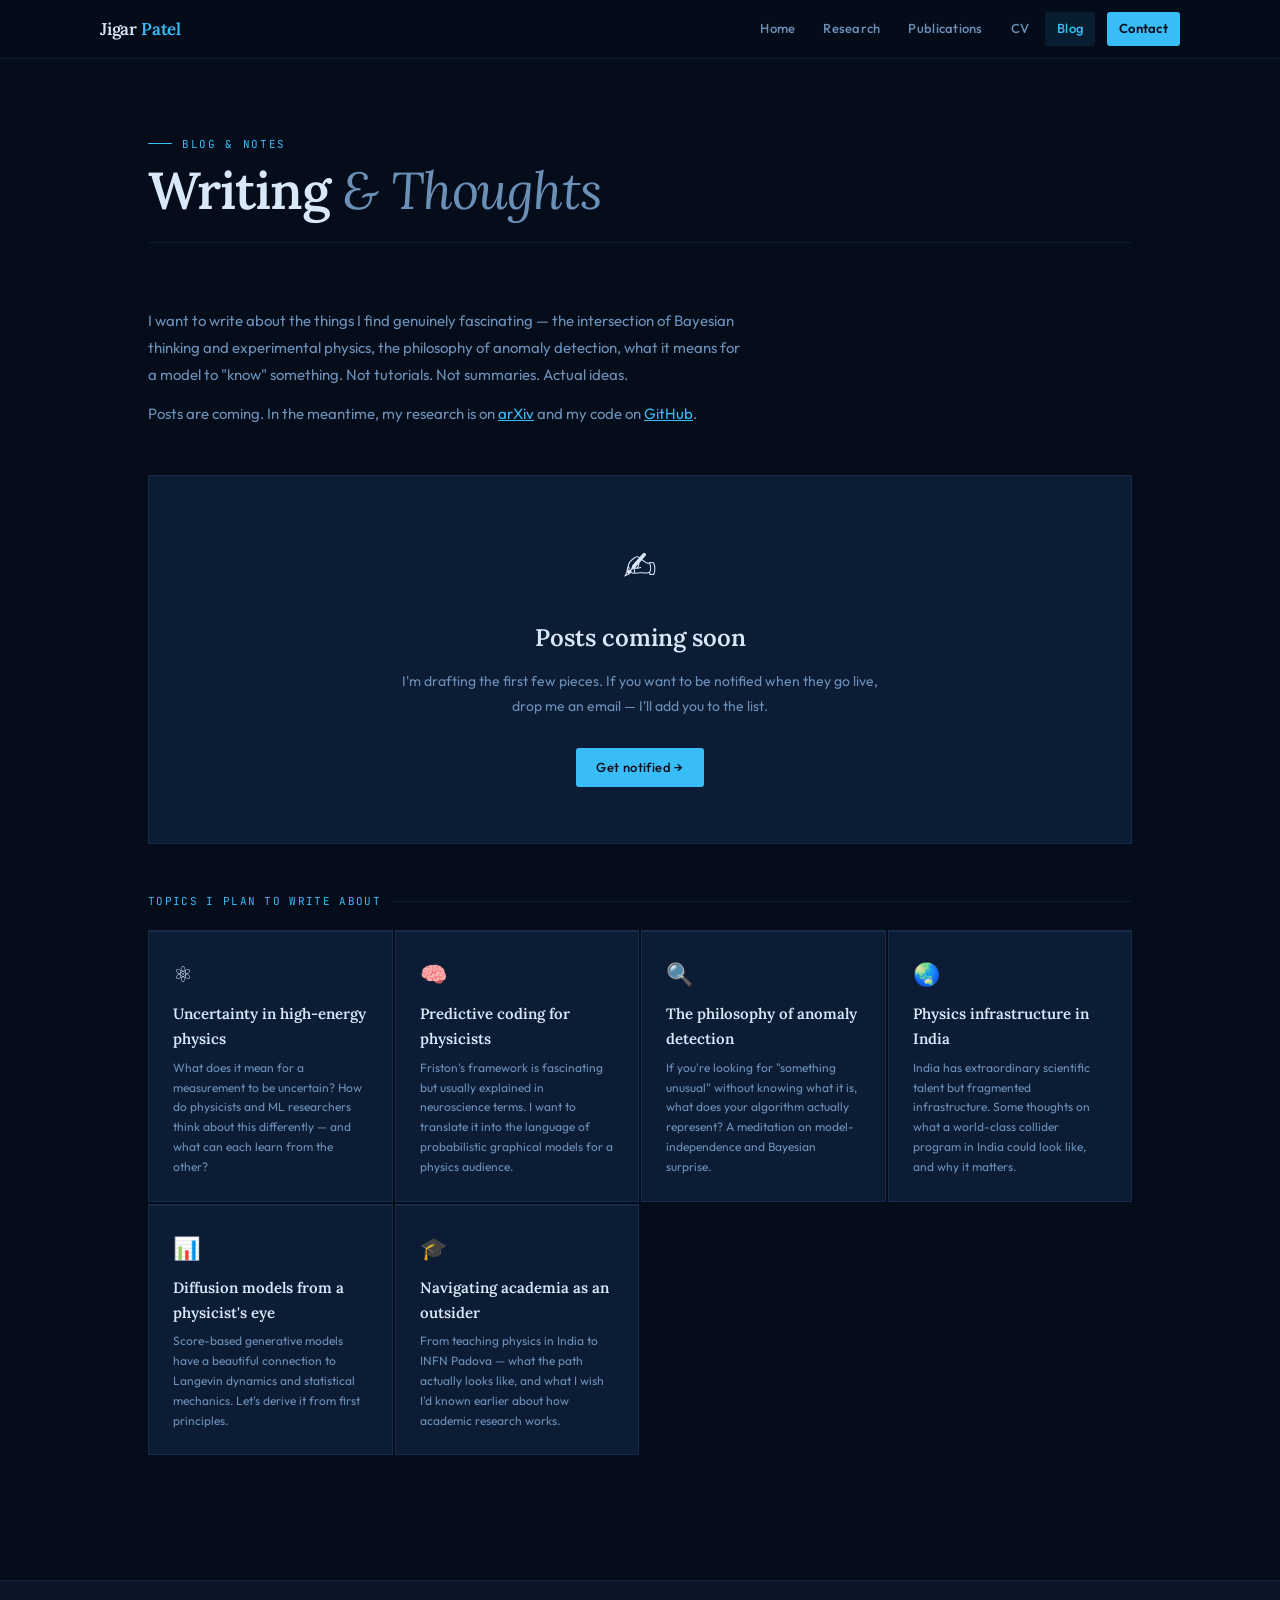
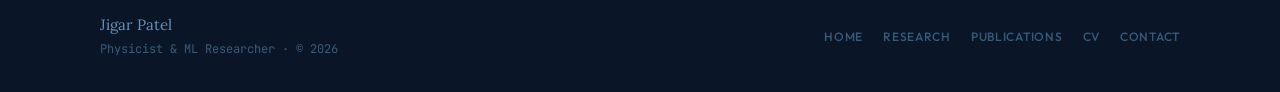
<file: blog.html>
<!DOCTYPE html>
<html lang="en">
<head>
<meta charset="UTF-8">
<meta name="viewport" content="width=device-width,initial-scale=1.0">
<title>Blog — Jigar Patel</title>
<link rel="stylesheet" href="style.css">
<style>
.blog-intro { max-width: 600px; margin-bottom: 48px; }
.blog-intro p { font-size: 15px; color: var(--muted); line-height: 1.8; }

.coming-block {
  background: var(--surface); border: 1px solid var(--border);
  padding: 56px; text-align: center; margin-bottom: 48px;
}
.cb-icon { font-size: 40px; margin-bottom: 20px; }
.cb-title { font-family: var(--serif); font-size: 24px; font-weight: 600; color: var(--text); margin-bottom: 12px; }
.cb-text { font-size: 14px; color: var(--muted); line-height: 1.8; max-width: 480px; margin: 0 auto 28px; }

.topics-grid { display: grid; grid-template-columns: repeat(auto-fit, minmax(240px,1fr)); gap: 2px; margin-bottom: 48px; }
.topic-card {
  background: var(--surface); border: 1px solid var(--border);
  padding: 24px;
  border-top: 2px solid var(--border);
  transition: border-top-color .2s;
}
.topic-card:hover { border-top-color: var(--cyan); }
.topic-icon { font-size: 22px; margin-bottom: 10px; }
.topic-title { font-family: var(--serif); font-size: 15px; font-weight: 600; color: var(--text); margin-bottom: 6px; }
.topic-desc { font-size: 12px; color: var(--muted); line-height: 1.65; }
</style>
</head>
<body>

<nav id="topnav">
  <div class="nav-wrap">
    <a class="nav-brand" href="index.html">Jigar <span class="accent">Patel</span></a>
    <div class="nav-links">
      <a href="index.html">Home</a>
      <a href="research.html">Research</a>
      <a href="publications.html">Publications</a>
      <a href="cv.html">CV</a>
      <a href="blog.html">Blog</a>
      <a href="contact.html" class="nav-contact">Contact</a>
    </div>
  </div>
</nav>

<main>
  <div class="page-wrap">
    <div class="page-header">
      <div class="page-header-left">
        <div class="ph-label">Blog &amp; Notes</div>
        <h1 class="ph-title">Writing <em>&amp; Thoughts</em></h1>
      </div>
    </div>

    <div class="blog-intro reveal">
      <p>I want to write about the things I find genuinely fascinating — the intersection of Bayesian thinking and experimental physics, the philosophy of anomaly detection, what it means for a model to "know" something. Not tutorials. Not summaries. Actual ideas.</p>
      <p style="margin-top:12px">Posts are coming. In the meantime, my research is on <a href="https://arxiv.org/abs/2603.06754" target="_blank" style="color:var(--cyan)">arXiv</a> and my code on <a href="https://github.com/crea-troy" target="_blank" style="color:var(--cyan)">GitHub</a>.</p>
    </div>

    <div class="coming-block reveal">
      <div class="cb-icon">✍</div>
      <div class="cb-title">Posts coming soon</div>
      <div class="cb-text">I'm drafting the first few pieces. If you want to be notified when they go live, drop me an email — I'll add you to the list.</div>
      <a href="contact.html" class="btn btn-primary">Get notified →</a>
    </div>

    <div class="sec-label reveal">Topics I plan to write about</div>
    <div class="topics-grid">
      <div class="topic-card reveal">
        <div class="topic-icon">⚛</div>
        <div class="topic-title">Uncertainty in high-energy physics</div>
        <div class="topic-desc">What does it mean for a measurement to be uncertain? How do physicists and ML researchers think about this differently — and what can each learn from the other?</div>
      </div>
      <div class="topic-card reveal">
        <div class="topic-icon">🧠</div>
        <div class="topic-title">Predictive coding for physicists</div>
        <div class="topic-desc">Friston's framework is fascinating but usually explained in neuroscience terms. I want to translate it into the language of probabilistic graphical models for a physics audience.</div>
      </div>
      <div class="topic-card reveal">
        <div class="topic-icon">🔍</div>
        <div class="topic-title">The philosophy of anomaly detection</div>
        <div class="topic-desc">If you're looking for "something unusual" without knowing what it is, what does your algorithm actually represent? A meditation on model-independence and Bayesian surprise.</div>
      </div>
      <div class="topic-card reveal">
        <div class="topic-icon">🌏</div>
        <div class="topic-title">Physics infrastructure in India</div>
        <div class="topic-desc">India has extraordinary scientific talent but fragmented infrastructure. Some thoughts on what a world-class collider program in India could look like, and why it matters.</div>
      </div>
      <div class="topic-card reveal">
        <div class="topic-icon">📊</div>
        <div class="topic-title">Diffusion models from a physicist's eye</div>
        <div class="topic-desc">Score-based generative models have a beautiful connection to Langevin dynamics and statistical mechanics. Let's derive it from first principles.</div>
      </div>
      <div class="topic-card reveal">
        <div class="topic-icon">🎓</div>
        <div class="topic-title">Navigating academia as an outsider</div>
        <div class="topic-desc">From teaching physics in India to INFN Padova — what the path actually looks like, and what I wish I'd known earlier about how academic research works.</div>
      </div>
    </div>

  </div>
</main>

<footer>
  <div class="footer-wrap">
    <div class="footer-left">Jigar Patel <span>Physicist &amp; ML Researcher · © 2026</span></div>
    <div class="footer-right">
      <a href="index.html">Home</a>
      <a href="research.html">Research</a>
      <a href="publications.html">Publications</a>
      <a href="cv.html">CV</a>
      <a href="contact.html">Contact</a>
    </div>
  </div>
</footer>

<script src="shared.js"></script>
</body>
</html>
</file>
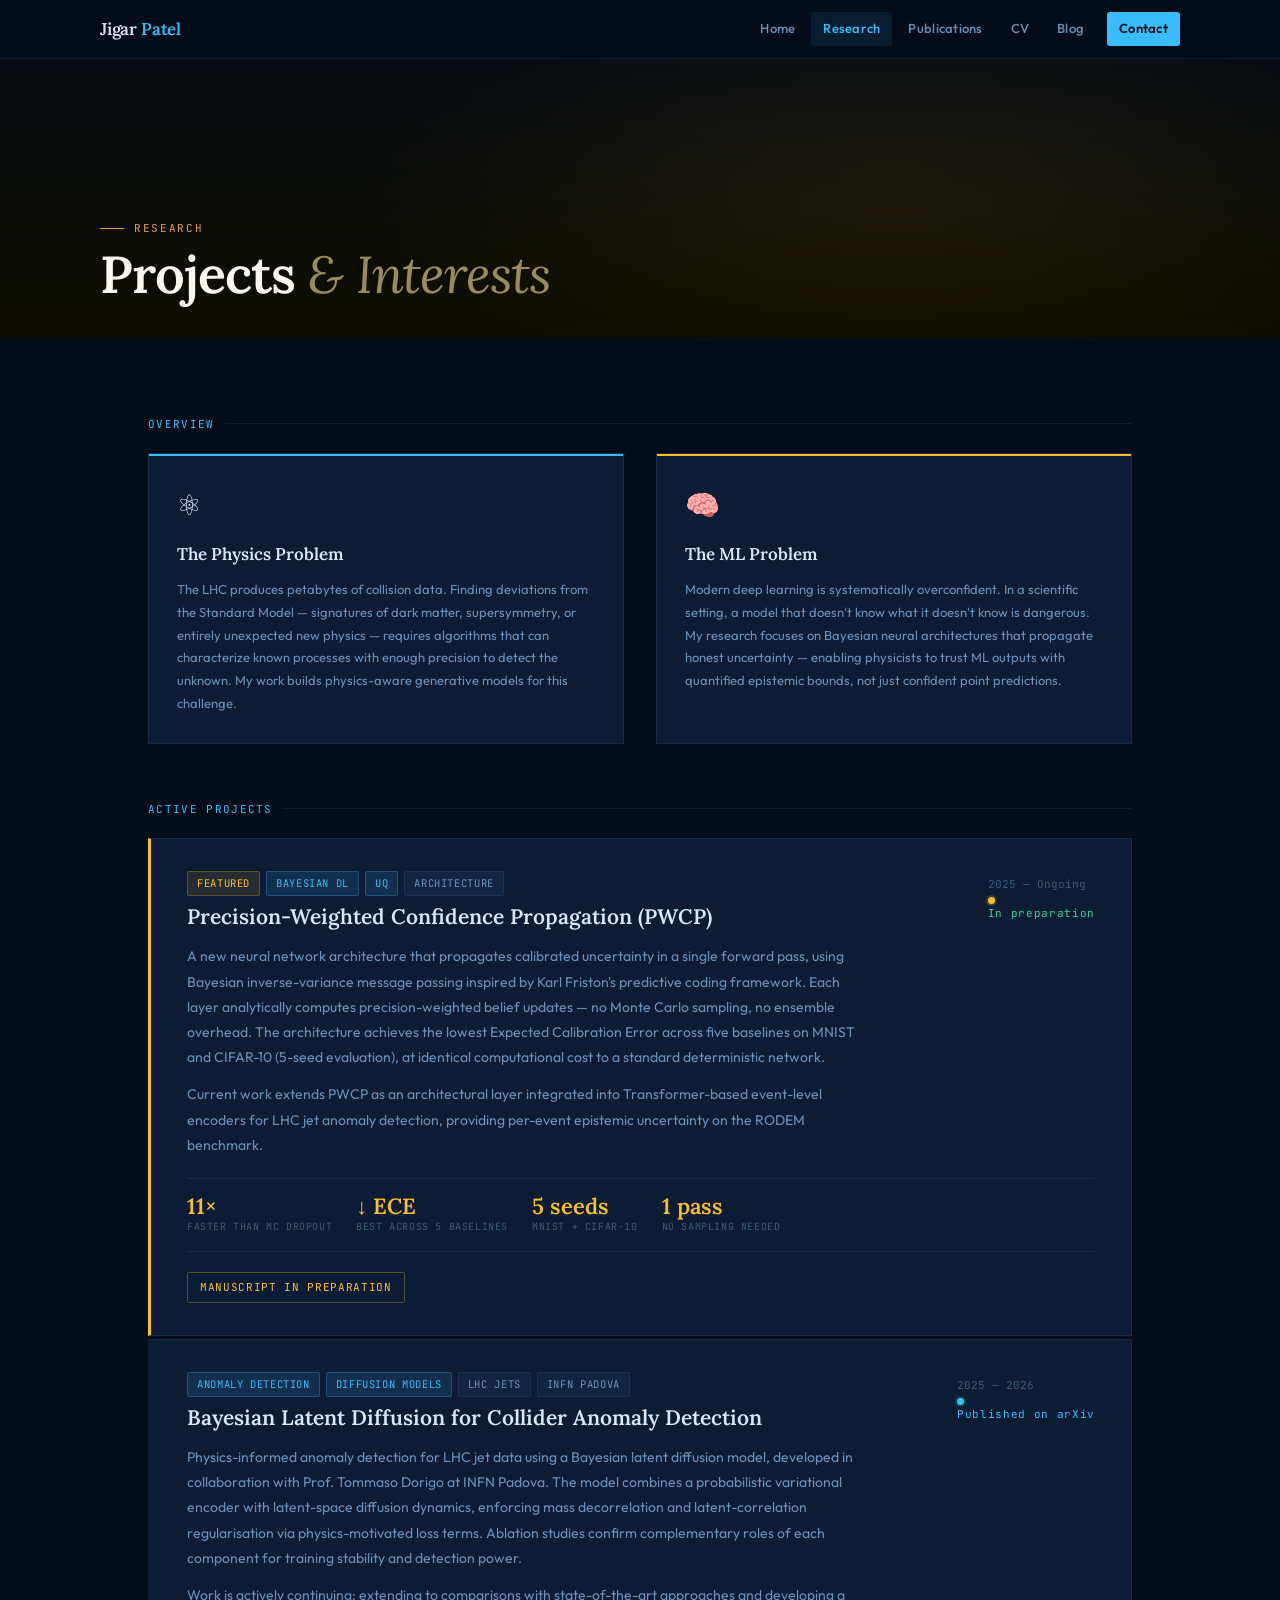
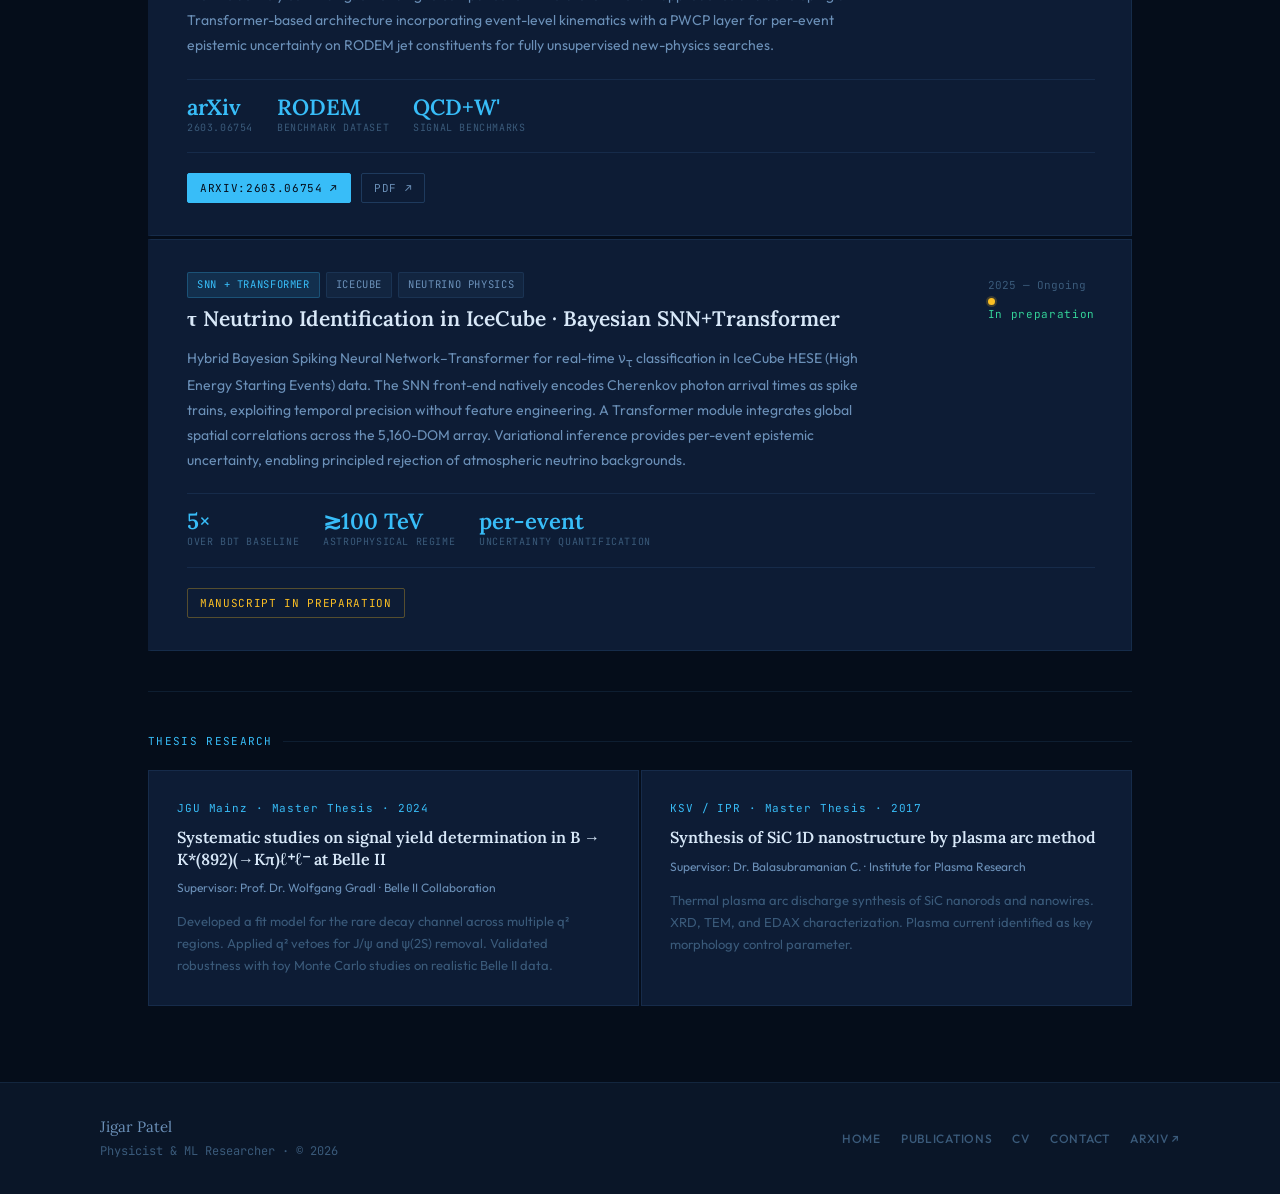
<file: research.html>
<!DOCTYPE html>
<html lang="en">
<head>
<meta charset="UTF-8">
<meta name="viewport" content="width=device-width,initial-scale=1.0">
<meta name="description" content="Research projects — Jigar Patel. Bayesian ML, anomaly detection at the LHC, IceCube neutrino identification, and detector optimization with MODE.">
<title>Research — Jigar Patel</title>
<link rel="stylesheet" href="style.css">
<style>
/* ── RESEARCH PAGE STYLES ──────────────── */

/* physics background strip */
.page-hero-strip {
  height: 280px;
  position: relative; overflow: hidden;
  background:
    linear-gradient(to bottom, rgba(5,13,26,0.3) 0%, rgba(5,13,26,1) 100%),
    url('https://cds.cern.ch/images/CERN-EX-1205244-01/file?size=large') center 30% / cover no-repeat;
  filter: saturate(0.9) hue-rotate(200deg);
  display: flex; align-items: flex-end;
  padding: 0 clamp(16px,4vw,48px) 36px;
}
.page-hero-strip::before {
  content: '';
  position: absolute; inset: 0;
  background: radial-gradient(ellipse 60% 100% at 70% 50%, rgba(56,189,248,0.08) 0%, transparent 70%);
}
.strip-inner {
  max-width: var(--w); margin: 0 auto; width: 100%; position: relative; z-index: 1;
}

/* research blocks */
.research-intro {
  display: grid; grid-template-columns: 1fr 1fr; gap: 32px;
  margin-bottom: 56px;
}
@media(max-width:680px){ .research-intro { grid-template-columns:1fr; } }

.ri-card {
  background: var(--surface);
  border: 1px solid var(--border);
  padding: 28px; position: relative;
}
.ri-card::after {
  content: '';
  position: absolute; top: 0; left: 0; right: 0; height: 2px;
  background: var(--cyan);
}
.ri-card.gold::after { background: var(--gold); }
.ri-icon { font-size: 28px; margin-bottom: 12px; }
.ri-title { font-family: var(--serif); font-size: 17px; font-weight: 600; color: var(--text); margin-bottom: 10px; }
.ri-text { font-size: 13px; color: var(--muted); line-height: 1.75; }

/* project cards */
.project { margin-bottom: 3px; }
.proj-card {
  background: var(--surface);
  border: 1px solid var(--border);
  border-left: 3px solid transparent;
  padding: 32px 36px;
  transition: border-left-color .2s, background .2s;
}
.proj-card:hover { background: var(--navy3); border-left-color: var(--cyan); }
.proj-card.highlight { border-left-color: var(--gold); }
.proj-card.highlight:hover { border-left-color: var(--gold); }

.proj-header { display: flex; justify-content: space-between; align-items: flex-start; gap: 20px; flex-wrap: wrap; margin-bottom: 14px; }
.proj-tags { display: flex; gap: 6px; flex-wrap: wrap; margin-bottom: 8px; }
.proj-name {
  font-family: var(--serif); font-size: 21px; font-weight: 600;
  color: var(--text); line-height: 1.25;
}
.proj-period { font-family: var(--mono); font-size: 11px; color: var(--dim); white-space: nowrap; padding-top: 4px; }
.proj-period span { display: block; text-align: right; margin-top: 4px; }

.proj-desc { font-size: 14px; color: var(--muted); line-height: 1.8; margin-bottom: 20px; max-width: 680px; }

.proj-metrics {
  display: flex; gap: 24px; flex-wrap: wrap;
  padding: 16px 0; border-top: 1px solid var(--border); border-bottom: 1px solid var(--border);
  margin-bottom: 20px;
}
.pm { display: flex; flex-direction: column; gap: 2px; }
.pm-v { font-family: var(--serif); font-size: 22px; font-weight: 600; color: var(--cyan); line-height: 1; }
.pm-v.gold { color: var(--gold); }
.pm-k { font-family: var(--mono); font-size: 10px; color: var(--dim); letter-spacing: 0.06em; text-transform: uppercase; }

.proj-links { display: flex; gap: 10px; flex-wrap: wrap; }
.proj-link {
  font-family: var(--mono); font-size: 11px; letter-spacing: 0.06em; text-transform: uppercase;
  padding: 5px 12px; border: 1px solid var(--border2); color: var(--muted);
  text-decoration: none; border-radius: 2px; transition: all .2s;
}
.proj-link:hover { border-color: var(--cyan); color: var(--cyan); }
.proj-link.primary { background: var(--cyan); color: var(--navy); border-color: var(--cyan); }
.proj-link.primary:hover { background: var(--cyan2); }

/* thesis section */
.thesis-grid { display: grid; grid-template-columns: 1fr 1fr; gap: 2px; }
@media(max-width:680px){ .thesis-grid { grid-template-columns:1fr; } }
.thesis-card {
  background: var(--surface); border: 1px solid var(--border);
  padding: 28px; text-decoration: none; color: inherit;
  transition: background .2s;
}
.thesis-card:hover { background: var(--navy3); }
.tc-institution { font-family: var(--mono); font-size: 11px; color: var(--cyan); letter-spacing: 0.08em; margin-bottom: 10px; }
.tc-title { font-family: var(--serif); font-size: 16px; font-weight: 600; color: var(--text); line-height: 1.35; margin-bottom: 8px; }
.tc-advisor { font-size: 12px; color: var(--muted); margin-bottom: 12px; }
.tc-abstract { font-size: 13px; color: var(--dim); line-height: 1.7; }
</style>
</head>
<body>

<nav id="topnav">
  <div class="nav-wrap">
    <a class="nav-brand" href="index.html">Jigar <span class="accent">Patel</span></a>
    <div class="nav-links">
      <a href="index.html">Home</a>
      <a href="research.html">Research</a>
      <a href="publications.html">Publications</a>
      <a href="cv.html">CV</a>
      <a href="blog.html">Blog</a>
      <a href="contact.html" class="nav-contact">Contact</a>
    </div>
  </div>
</nav>

<main>
  <!-- hero strip with CMS event display bg -->
  <div class="page-hero-strip">
    <div class="strip-inner">
      <div class="ph-label">Research</div>
      <h1 class="ph-title" style="color:#f0f8ff">Projects <em>&amp; Interests</em></h1>
    </div>
  </div>

  <div class="page-wrap">

    <!-- Overview -->
    <div class="reveal">
      <div class="sec-label">Overview</div>
      <div class="research-intro">
        <div class="ri-card">
          <div class="ri-icon">⚛</div>
          <div class="ri-title">The Physics Problem</div>
          <div class="ri-text">The LHC produces petabytes of collision data. Finding deviations from the Standard Model — signatures of dark matter, supersymmetry, or entirely unexpected new physics — requires algorithms that can characterize known processes with enough precision to detect the unknown. My work builds physics-aware generative models for this challenge.</div>
        </div>
        <div class="ri-card gold">
          <div class="ri-icon">🧠</div>
          <div class="ri-title">The ML Problem</div>
          <div class="ri-text">Modern deep learning is systematically overconfident. In a scientific setting, a model that doesn't know what it doesn't know is dangerous. My research focuses on Bayesian neural architectures that propagate honest uncertainty — enabling physicists to trust ML outputs with quantified epistemic bounds, not just confident point predictions.</div>
        </div>
      </div>
    </div>

    <!-- Projects -->
    <div class="sec-label">Active Projects</div>

    <div id="pwcp" class="project reveal">
      <div class="proj-card highlight">
        <div class="proj-header">
          <div>
            <div class="proj-tags">
              <span class="pill pill-gold">Featured</span>
              <span class="pill pill-cyan">Bayesian DL</span>
              <span class="pill pill-cyan">UQ</span>
              <span class="pill pill-dim">Architecture</span>
            </div>
            <div class="proj-name">Precision-Weighted Confidence Propagation (PWCP)</div>
          </div>
          <div class="proj-period">
            2025 — Ongoing
            <span><span class="status-live"><span class="status-dot amber"></span>In preparation</span></span>
          </div>
        </div>
        <p class="proj-desc">
          A new neural network architecture that propagates calibrated uncertainty in a single forward pass, using Bayesian inverse-variance message passing inspired by Karl Friston's predictive coding framework. Each layer analytically computes precision-weighted belief updates — no Monte Carlo sampling, no ensemble overhead. The architecture achieves the lowest Expected Calibration Error across five baselines on MNIST and CIFAR-10 (5-seed evaluation), at identical computational cost to a standard deterministic network.
        </p>
        <p class="proj-desc" style="margin-top:-8px">
          Current work extends PWCP as an architectural layer integrated into Transformer-based event-level encoders for LHC jet anomaly detection, providing per-event epistemic uncertainty on the RODEM benchmark.
        </p>
        <div class="proj-metrics">
          <div class="pm"><div class="pm-v gold">11×</div><div class="pm-k">faster than MC Dropout</div></div>
          <div class="pm"><div class="pm-v gold">↓ ECE</div><div class="pm-k">best across 5 baselines</div></div>
          <div class="pm"><div class="pm-v gold">5 seeds</div><div class="pm-k">MNIST + CIFAR-10</div></div>
          <div class="pm"><div class="pm-v gold">1 pass</div><div class="pm-k">no sampling needed</div></div>
        </div>
        <div class="proj-links">
          <span class="proj-link" style="color:var(--gold);border-color:rgba(251,191,36,0.3)">Manuscript in preparation</span>
        </div>
      </div>
    </div>

    <div id="anomaly" class="project reveal">
      <div class="proj-card">
        <div class="proj-header">
          <div>
            <div class="proj-tags">
              <span class="pill pill-cyan">Anomaly Detection</span>
              <span class="pill pill-cyan">Diffusion Models</span>
              <span class="pill pill-dim">LHC Jets</span>
              <span class="pill pill-dim">INFN Padova</span>
            </div>
            <div class="proj-name">Bayesian Latent Diffusion for Collider Anomaly Detection</div>
          </div>
          <div class="proj-period">
            2025 — 2026
            <span><span class="status-live" style="color:var(--cyan)"><span class="status-dot" style="background:var(--cyan)"></span>Published on arXiv</span></span>
          </div>
        </div>
        <p class="proj-desc">
          Physics-informed anomaly detection for LHC jet data using a Bayesian latent diffusion model, developed in collaboration with Prof. Tommaso Dorigo at INFN Padova. The model combines a probabilistic variational encoder with latent-space diffusion dynamics, enforcing mass decorrelation and latent-correlation regularisation via physics-motivated loss terms. Ablation studies confirm complementary roles of each component for training stability and detection power.
        </p>
        <p class="proj-desc" style="margin-top:-8px">
          Work is actively continuing: extending to comparisons with state-of-the-art approaches and developing a Transformer-based architecture incorporating event-level kinematics with a PWCP layer for per-event epistemic uncertainty on RODEM jet constituents for fully unsupervised new-physics searches.
        </p>
        <div class="proj-metrics">
          <div class="pm"><div class="pm-v">arXiv</div><div class="pm-k">2603.06754</div></div>
          <div class="pm"><div class="pm-v">RODEM</div><div class="pm-k">benchmark dataset</div></div>
          <div class="pm"><div class="pm-v">QCD+W'</div><div class="pm-k">signal benchmarks</div></div>
        </div>
        <div class="proj-links">
          <a href="https://arxiv.org/abs/2603.06754" target="_blank" class="proj-link primary">arXiv:2603.06754 ↗</a>
          <a href="https://arxiv.org/pdf/2603.06754" target="_blank" class="proj-link">PDF ↗</a>
        </div>
      </div>
    </div>

    <div id="icecube" class="project reveal">
      <div class="proj-card">
        <div class="proj-header">
          <div>
            <div class="proj-tags">
              <span class="pill pill-cyan">SNN + Transformer</span>
              <span class="pill pill-dim">IceCube</span>
              <span class="pill pill-dim">Neutrino Physics</span>
            </div>
            <div class="proj-name">τ Neutrino Identification in IceCube · Bayesian SNN+Transformer</div>
          </div>
          <div class="proj-period">
            2025 — Ongoing
            <span><span class="status-live"><span class="status-dot amber"></span>In preparation</span></span>
          </div>
        </div>
        <p class="proj-desc">
          Hybrid Bayesian Spiking Neural Network–Transformer for real-time ν<sub>τ</sub> classification in IceCube HESE (High Energy Starting Events) data. The SNN front-end natively encodes Cherenkov photon arrival times as spike trains, exploiting temporal precision without feature engineering. A Transformer module integrates global spatial correlations across the 5,160-DOM array. Variational inference provides per-event epistemic uncertainty, enabling principled rejection of atmospheric neutrino backgrounds.
        </p>
        <div class="proj-metrics">
          <div class="pm"><div class="pm-v">5×</div><div class="pm-k">over BDT baseline</div></div>
          <div class="pm"><div class="pm-v">≳100 TeV</div><div class="pm-k">astrophysical regime</div></div>
          <div class="pm"><div class="pm-v">per-event</div><div class="pm-k">uncertainty quantification</div></div>
        </div>
        <div class="proj-links">
          <span class="proj-link" style="color:var(--gold);border-color:rgba(251,191,36,0.3)">Manuscript in preparation</span>
        </div>
      </div>
    </div>

    <div class="divider reveal"></div>

    <!-- Thesis work -->
    <div class="reveal">
      <div class="sec-label">Thesis Research</div>
      <div class="thesis-grid">
        <a href="https://www.dropbox.com/scl/fi/ac03vek7c21n0boqmjn9f/Master-Thesis_JGU_Germany.pdf" target="_blank" class="thesis-card">
          <div class="tc-institution">JGU Mainz · Master Thesis · 2024</div>
          <div class="tc-title">Systematic studies on signal yield determination in B → K*(892)(→Kπ)ℓ⁺ℓ⁻ at Belle II</div>
          <div class="tc-advisor">Supervisor: Prof. Dr. Wolfgang Gradl · Belle II Collaboration</div>
          <div class="tc-abstract">Developed a fit model for the rare decay channel across multiple q² regions. Applied q² vetoes for J/ψ and ψ(2S) removal. Validated robustness with toy Monte Carlo studies on realistic Belle II data.</div>
        </a>
        <a href="https://www.dropbox.com/scl/fi/2reem9g2byskaq7mjzi6v/Master-Thesis_KSV_India.pdf" target="_blank" class="thesis-card">
          <div class="tc-institution">KSV / IPR · Master Thesis · 2017</div>
          <div class="tc-title">Synthesis of SiC 1D nanostructure by plasma arc method</div>
          <div class="tc-advisor">Supervisor: Dr. Balasubramanian C. · Institute for Plasma Research</div>
          <div class="tc-abstract">Thermal plasma arc discharge synthesis of SiC nanorods and nanowires. XRD, TEM, and EDAX characterization. Plasma current identified as key morphology control parameter.</div>
        </a>
      </div>
    </div>

  </div>
</main>

<footer>
  <div class="footer-wrap">
    <div class="footer-left">Jigar Patel <span>Physicist &amp; ML Researcher · © 2026</span></div>
    <div class="footer-right">
      <a href="index.html">Home</a>
      <a href="publications.html">Publications</a>
      <a href="cv.html">CV</a>
      <a href="contact.html">Contact</a>
      <a href="https://arxiv.org/abs/2603.06754" target="_blank">arXiv ↗</a>
    </div>
  </div>
</footer>

<script src="shared.js"></script>
</body>
</html>
</file>
<file: style.css>
/* ══════════════════════════════════════════════
   JIGAR PATEL — SHARED STYLES
   ══════════════════════════════════════════════ */

@import url('https://fonts.googleapis.com/css2?family=Outfit:wght@300;400;500;600;700&family=Lora:ital,wght@0,400;0,600;1,400;1,600&family=JetBrains+Mono:wght@300;400;500&display=swap');

*, *::before, *::after { margin: 0; padding: 0; box-sizing: border-box; }

:root {
  --navy:    #050d1a;
  --navy2:   #0a1628;
  --navy3:   #0f2040;
  --surface: #0d1c35;
  --border:  rgba(100,180,255,0.10);
  --border2: rgba(100,180,255,0.20);
  --text:    #d8e8f8;
  --muted:   #6b90b8;
  --dim:     #3a5a7a;
  --cyan:    #38bdf8;
  --cyan2:   #7dd3fc;
  --gold:    #fbbf24;
  --green:   #34d399;
  --red:     #f87171;
  --serif:   'Lora', Georgia, serif;
  --sans:    'Outfit', system-ui, sans-serif;
  --mono:    'JetBrains Mono', monospace;
  --w:       1080px;
  --radius:  3px;
}

html { scroll-behavior: smooth; font-size: 16px; }

body {
  background: var(--navy);
  color: var(--text);
  font-family: var(--sans);
  font-size: 15px;
  line-height: 1.65;
  min-height: 100vh;
  -webkit-font-smoothing: antialiased;
}

/* ── NAV ─────────────────────────────── */
#topnav {
  position: fixed; top: 0; left: 0; right: 0; z-index: 999;
  background: rgba(5,13,26,0.92);
  backdrop-filter: blur(14px);
  border-bottom: 1px solid var(--border);
  padding: 0 clamp(16px,4vw,48px);
  transition: box-shadow .3s;
}
#topnav.shadow { box-shadow: 0 4px 32px rgba(0,0,0,0.4); }
.nav-wrap {
  max-width: var(--w); margin: 0 auto;
  display: flex; align-items: center; justify-content: space-between;
  height: 58px;
}
.nav-brand {
  font-family: var(--serif); font-weight: 600; font-size: 17px;
  color: var(--text); text-decoration: none; letter-spacing: -0.01em;
}
.nav-brand .accent { color: var(--cyan); }
.nav-links {
  display: flex; align-items: center; gap: 4px;
}
.nav-links a {
  font-size: 13px; font-weight: 500; letter-spacing: 0.02em;
  color: var(--muted); text-decoration: none;
  padding: 6px 12px; border-radius: var(--radius);
  transition: color .2s, background .2s;
}
.nav-links a:hover { color: var(--text); background: rgba(56,189,248,0.07); }
.nav-links a.active { color: var(--cyan); background: rgba(56,189,248,0.10); }
.nav-links a.nav-contact {
  background: var(--cyan); color: var(--navy); font-weight: 600;
  margin-left: 8px;
}
.nav-links a.nav-contact:hover { background: var(--cyan2); }

/* ── MAIN LAYOUT ─────────────────────── */
main { padding-top: 58px; min-height: calc(100vh - 58px); }

.page-wrap {
  max-width: var(--w); margin: 0 auto;
  padding: clamp(48px,6vw,80px) clamp(16px,4vw,48px);
}

/* ── PAGE HEADER ─────────────────────── */
.page-header {
  margin-bottom: clamp(40px,5vw,64px);
  padding-bottom: 24px;
  border-bottom: 1px solid var(--border);
  display: flex; align-items: flex-end; justify-content: space-between;
  flex-wrap: wrap; gap: 16px;
}
.page-header-left {}
.ph-label {
  font-family: var(--mono); font-size: 11px; font-weight: 400;
  color: var(--cyan); letter-spacing: 0.15em; text-transform: uppercase;
  margin-bottom: 10px; display: flex; align-items: center; gap: 10px;
}
.ph-label::before {
  content: ''; display: inline-block;
  width: 24px; height: 1px; background: var(--cyan);
}
h1.ph-title {
  font-family: var(--serif);
  font-size: clamp(32px,5vw,52px);
  font-weight: 600; line-height: 1.05;
  letter-spacing: -0.02em; color: var(--text);
}
h1.ph-title em { font-weight: 400; color: var(--muted); font-style: italic; }
.ph-meta { font-size: 13px; color: var(--dim); font-family: var(--mono); }

/* ── FOOTER ──────────────────────────── */
footer {
  background: var(--navy2);
  border-top: 1px solid var(--border);
  padding: 32px clamp(16px,4vw,48px);
}
.footer-wrap {
  max-width: var(--w); margin: 0 auto;
  display: flex; justify-content: space-between; align-items: center;
  flex-wrap: wrap; gap: 16px;
}
.footer-left { font-family: var(--serif); font-size: 15px; color: var(--muted); }
.footer-left span { font-size: 12px; font-family: var(--mono); color: var(--dim); display: block; margin-top: 2px; }
.footer-right { display: flex; gap: 20px; flex-wrap: wrap; }
.footer-right a {
  font-size: 12px; font-weight: 500; letter-spacing: 0.06em; text-transform: uppercase;
  color: var(--dim); text-decoration: none; transition: color .2s;
}
.footer-right a:hover { color: var(--cyan); }

/* ── SHARED COMPONENTS ───────────────── */

/* pill / badge */
.pill {
  display: inline-flex; align-items: center;
  font-family: var(--mono); font-size: 10.5px; font-weight: 400;
  letter-spacing: 0.06em; text-transform: uppercase;
  padding: 3px 9px; border-radius: 2px;
}
.pill-cyan  { background: rgba(56,189,248,0.12); color: var(--cyan);  border: 1px solid rgba(56,189,248,0.25); }
.pill-gold  { background: rgba(251,191,36,0.10); color: var(--gold);  border: 1px solid rgba(251,191,36,0.25); }
.pill-green { background: rgba(52,211,153,0.10); color: var(--green); border: 1px solid rgba(52,211,153,0.25); }
.pill-dim   { background: rgba(100,180,255,0.06); color: var(--muted); border: 1px solid var(--border); }

/* button */
.btn {
  display: inline-flex; align-items: center; gap: 8px;
  font-family: var(--sans); font-size: 13px; font-weight: 500;
  letter-spacing: 0.03em; text-decoration: none;
  padding: 9px 20px; border-radius: var(--radius);
  transition: all .2s; cursor: pointer;
}
.btn-primary { background: var(--cyan); color: var(--navy); }
.btn-primary:hover { background: var(--cyan2); transform: translateY(-1px); }
.btn-outline { border: 1px solid var(--border2); color: var(--muted); background: transparent; }
.btn-outline:hover { border-color: var(--cyan); color: var(--cyan); }
.btn-ghost { color: var(--dim); background: transparent; }
.btn-ghost:hover { color: var(--text); }

/* divider */
.divider { height: 1px; background: var(--border); margin: 40px 0; }

/* section heading inside page */
.sec-label {
  font-family: var(--mono); font-size: 11px; color: var(--cyan);
  letter-spacing: 0.12em; text-transform: uppercase; margin-bottom: 20px;
  display: flex; align-items: center; gap: 10px;
}
.sec-label::after { content: ''; flex: 1; height: 1px; background: var(--border); }
h2.sec-heading {
  font-family: var(--serif); font-size: clamp(22px,3vw,30px);
  font-weight: 600; letter-spacing: -0.02em; color: var(--text);
  margin-bottom: 28px;
}

/* ── STATUS INDICATOR ────────────────── */
.status-live {
  display: inline-flex; align-items: center; gap: 7px;
  font-family: var(--mono); font-size: 11px; color: var(--green);
  letter-spacing: 0.06em;
}
.status-dot {
  width: 7px; height: 7px; border-radius: 50%;
  background: var(--green);
  box-shadow: 0 0 0 2px rgba(52,211,153,0.2);
  animation: blink 2.4s ease-in-out infinite;
}
.status-dot.amber { background: var(--gold); box-shadow: 0 0 0 2px rgba(251,191,36,0.2); }
@keyframes blink { 0%,100%{opacity:1} 50%{opacity:0.35} }

/* ── SCROLL REVEAL ───────────────────── */
.reveal {
  opacity: 0; transform: translateY(18px);
  transition: opacity .55s ease, transform .55s ease;
}
.reveal.visible { opacity: 1; transform: none; }

/* ── RESPONSIVE ──────────────────────── */
@media (max-width: 640px) {
  .nav-links a:not(.nav-contact):nth-child(n+4) { display: none; }
  .page-header { flex-direction: column; align-items: flex-start; }
}
</file>
